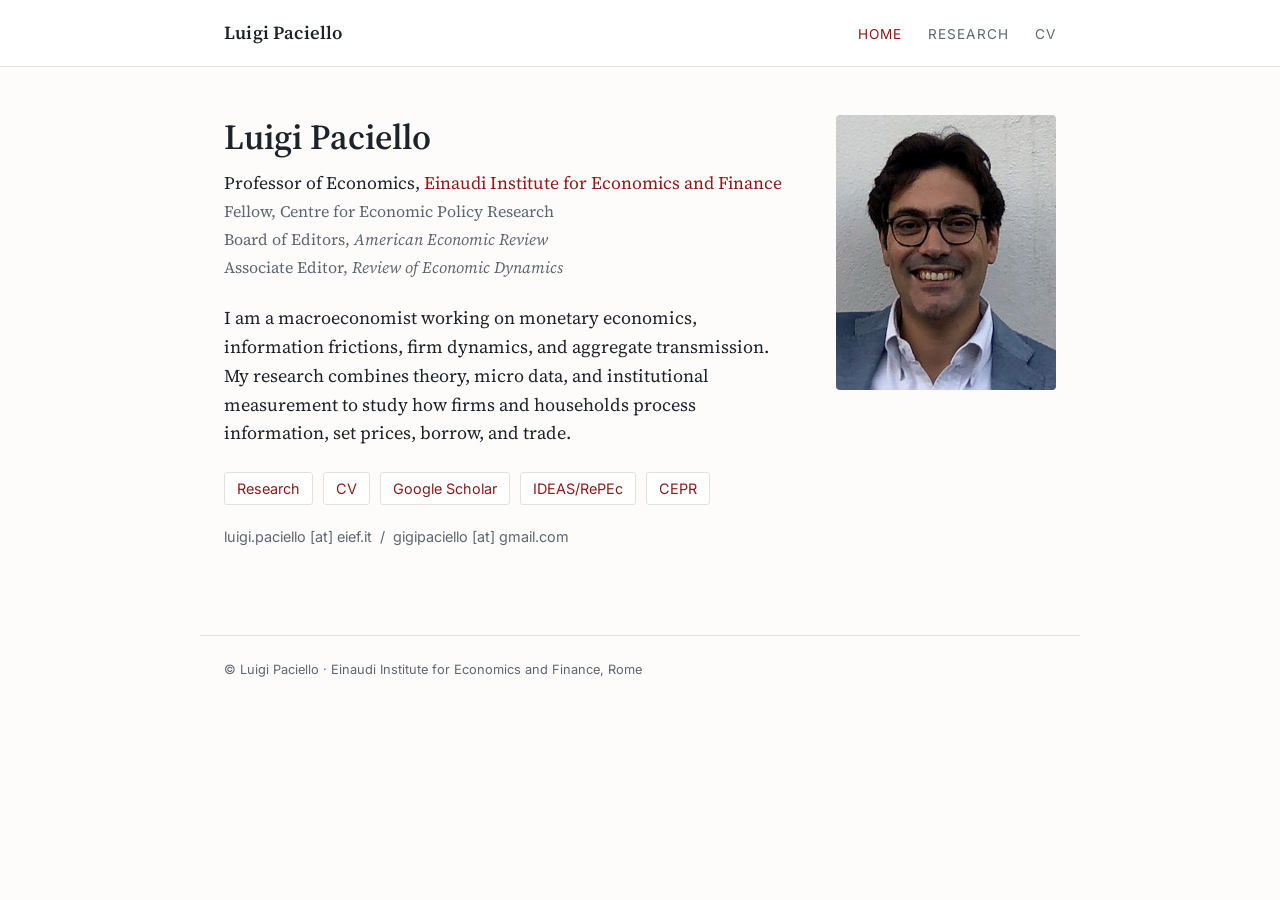
<file: index.html>
<!DOCTYPE html>
<html lang="en">
<head>
  <meta charset="utf-8">
  <meta name="viewport" content="width=device-width, initial-scale=1">
  <title>Luigi Paciello</title>
  <meta name="description" content="Luigi Paciello, Professor of Economics, Einaudi Institute for Economics and Finance (EIEF)">
  <link rel="preconnect" href="https://fonts.googleapis.com">
  <link rel="preconnect" href="https://fonts.gstatic.com" crossorigin>
  <link href="https://fonts.googleapis.com/css2?family=Inter:wght@400;600&amp;family=Source+Serif+4:ital,wght@0,400;0,600;1,400&amp;display=swap" rel="stylesheet">
  <link rel="stylesheet" href="style.css">
</head>
<body>
<header class="site">
  <div class="inner">
    <a class="name" href="index.html">Luigi Paciello</a>
    <nav>
      <a href="index.html" class="active">Home</a>
      <a href="research.html">Research</a>
      <a href="paciello_cv.pdf">CV</a>
    </nav>
  </div>
</header>
<main>
<div class="hero">
  <div>
    <h1>Luigi Paciello</h1>
    <ul class="roles">
      <li class="main">Professor of Economics, <a href="https://www.eief.it/eief/index.php/people/96-people/191-luigi-paciello">Einaudi Institute for Economics and Finance</a></li>
      <li>Fellow, Centre for Economic Policy Research</li>
      <li>Board of Editors, <i>American Economic Review</i></li>
      <li>Associate Editor, <i>Review of Economic Dynamics</i></li>
    </ul>
    <p class="bio">I am a macroeconomist working on monetary economics, information frictions, firm dynamics, and aggregate transmission. My research combines theory, micro data, and institutional measurement to study how firms and households process information, set prices, borrow, and trade.</p>
    <div class="links">
      <a href="research.html">Research</a>
      <a href="paciello_cv.pdf">CV</a>
      <a href="https://scholar.google.com/citations?hl=en&amp;user=Qxr2nc4AAAAJ">Google Scholar</a>
      <a href="https://ideas.repec.org/f/ppa391.html">IDEAS/RePEc</a>
      <a href="https://cepr.org/about/people/luigi-paciello">CEPR</a>
    </div>
    <p class="contact">luigi.paciello [at] eief.it &nbsp;/&nbsp; gigipaciello [at] gmail.com</p>
  </div>
  <img src="photo.jpg" alt="Luigi Paciello">
</div>
</main>
<footer>&copy; Luigi Paciello &middot; Einaudi Institute for Economics and Finance, Rome</footer>
</body>
</html>
</file>
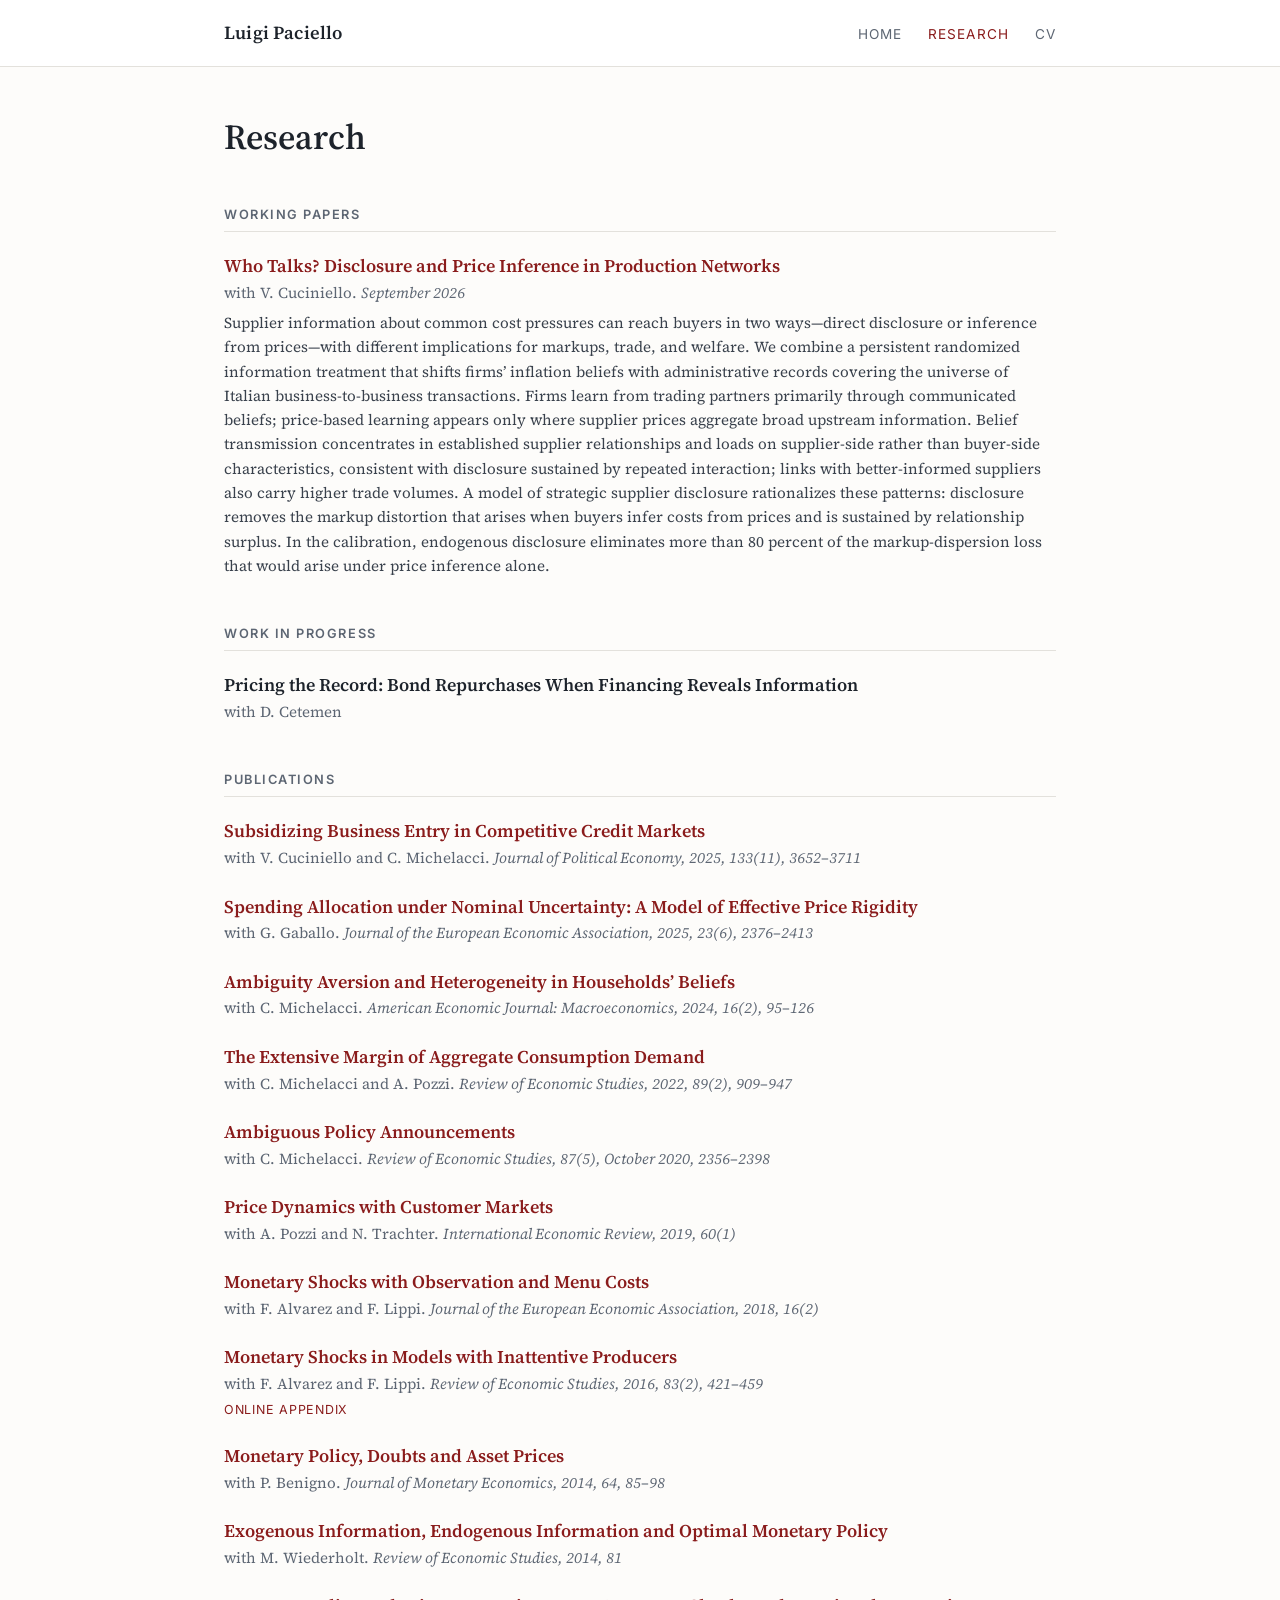
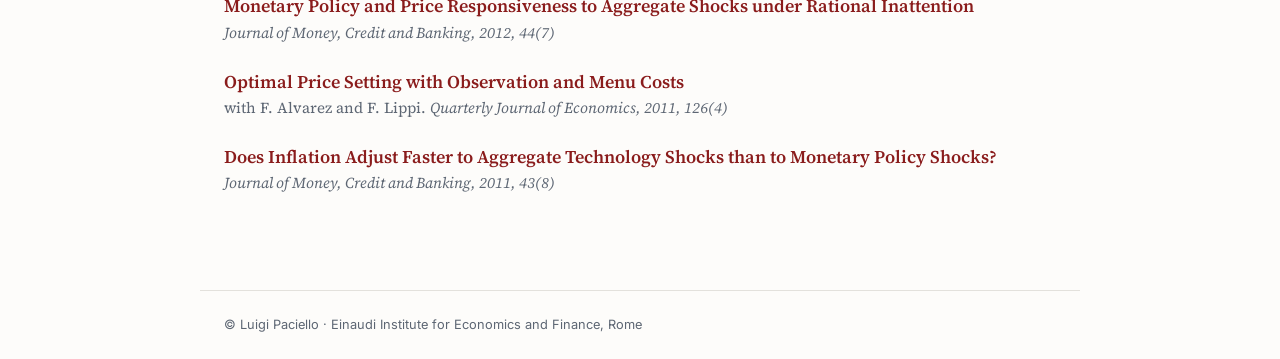
<file: research.html>
<!DOCTYPE html>
<html lang="en">
<head>
  <meta charset="utf-8">
  <meta name="viewport" content="width=device-width, initial-scale=1">
  <title>Research | Luigi Paciello</title>
  <meta name="description" content="Luigi Paciello, Professor of Economics, Einaudi Institute for Economics and Finance (EIEF)">
  <link rel="preconnect" href="https://fonts.googleapis.com">
  <link rel="preconnect" href="https://fonts.gstatic.com" crossorigin>
  <link href="https://fonts.googleapis.com/css2?family=Inter:wght@400;600&amp;family=Source+Serif+4:ital,wght@0,400;0,600;1,400&amp;display=swap" rel="stylesheet">
  <link rel="stylesheet" href="style.css">
</head>
<body>
<header class="site">
  <div class="inner">
    <a class="name" href="index.html">Luigi Paciello</a>
    <nav>
      <a href="index.html">Home</a>
      <a href="research.html" class="active">Research</a>
      <a href="paciello_cv.pdf">CV</a>
    </nav>
  </div>
</header>
<main>
<h1>Research</h1>
<h2>Working papers</h2>
<ul class="papers">
  <li>
    <div class="title"><a href="papers/cuciniello_paciello_who_talks.pdf">Who Talks? Disclosure and Price Inference in Production Networks</a></div>
    <div class="meta">with V. Cuciniello. <span class="venue">September 2026</span></div>
    <p class="abstract">Supplier information about common cost pressures can reach buyers in two ways&mdash;direct disclosure or inference from prices&mdash;with different implications for markups, trade, and welfare. We combine a persistent randomized information treatment that shifts firms&rsquo; inflation beliefs with administrative records covering the universe of Italian business-to-business transactions. Firms learn from trading partners primarily through communicated beliefs; price-based learning appears only where supplier prices aggregate broad upstream information. Belief transmission concentrates in established supplier relationships and loads on supplier-side rather than buyer-side characteristics, consistent with disclosure sustained by repeated interaction; links with better-informed suppliers also carry higher trade volumes. A model of strategic supplier disclosure rationalizes these patterns: disclosure removes the markup distortion that arises when buyers infer costs from prices and is sustained by relationship surplus. In the calibration, endogenous disclosure eliminates more than 80 percent of the markup-dispersion loss that would arise under price inference alone.</p>
  </li>
</ul>
<h2>Work in progress</h2>
<ul class="papers">
  <li>
    <div class="title">Pricing the Record: Bond Repurchases When Financing Reveals Information</div>
    <div class="meta">with D. Cetemen</div>
  </li>
</ul>
<h2>Publications</h2>
<ul class="papers">
  <li>
    <div class="title"><a href="https://doi.org/10.1086/737231">Subsidizing Business Entry in Competitive Credit Markets</a></div>
    <div class="meta">with V. Cuciniello and C. Michelacci. <span class="venue">Journal of Political Economy, 2025, 133(11), 3652&ndash;3711</span></div>
  </li>
  <li>
    <div class="title"><a href="https://doi.org/10.1093/jeea/jvaf024">Spending Allocation under Nominal Uncertainty: A Model of Effective Price Rigidity</a></div>
    <div class="meta">with G. Gaballo. <span class="venue">Journal of the European Economic Association, 2025, 23(6), 2376&ndash;2413</span></div>
  </li>
  <li>
    <div class="title"><a href="https://doi.org/10.1257/mac.20200141">Ambiguity Aversion and Heterogeneity in Households&rsquo; Beliefs</a></div>
    <div class="meta">with C. Michelacci. <span class="venue">American Economic Journal: Macroeconomics, 2024, 16(2), 95&ndash;126</span></div>
  </li>
  <li>
    <div class="title"><a href="https://doi.org/10.1093/restud/rdab041">The Extensive Margin of Aggregate Consumption Demand</a></div>
    <div class="meta">with C. Michelacci and A. Pozzi. <span class="venue">Review of Economic Studies, 2022, 89(2), 909&ndash;947</span></div>
  </li>
  <li>
    <div class="title"><a href="https://doi.org/10.1093/restud/rdz062">Ambiguous Policy Announcements</a></div>
    <div class="meta">with C. Michelacci. <span class="venue">Review of Economic Studies, 87(5), October 2020, 2356&ndash;2398</span></div>
  </li>
  <li>
    <div class="title"><a href="https://doi.org/10.1111/iere.12358">Price Dynamics with Customer Markets</a></div>
    <div class="meta">with A. Pozzi and N. Trachter. <span class="venue">International Economic Review, 2019, 60(1)</span></div>
  </li>
  <li>
    <div class="title"><a href="https://doi.org/10.1093/jeea/jvx013">Monetary Shocks with Observation and Menu Costs</a></div>
    <div class="meta">with F. Alvarez and F. Lippi. <span class="venue">Journal of the European Economic Association, 2018, 16(2)</span></div>
  </li>
  <li>
    <div class="title"><a href="https://doi.org/10.1093/restud/rdv050">Monetary Shocks in Models with Inattentive Producers</a></div>
    <div class="meta">with F. Alvarez and F. Lippi. <span class="venue">Review of Economic Studies, 2016, 83(2), 421&ndash;459</span></div>
    <div class="tags"><a href="https://academic.oup.com/restud/article/83/2/421/2461283#supplementary-data">Online appendix</a></div>
  </li>
  <li>
    <div class="title"><a href="https://doi.org/10.1016/j.jmoneco.2014.02.004">Monetary Policy, Doubts and Asset Prices</a></div>
    <div class="meta">with P. Benigno. <span class="venue">Journal of Monetary Economics, 2014, 64, 85&ndash;98</span></div>
  </li>
  <li>
    <div class="title"><a href="https://doi.org/10.1093/restud/rdt024">Exogenous Information, Endogenous Information and Optimal Monetary Policy</a></div>
    <div class="meta">with M. Wiederholt. <span class="venue">Review of Economic Studies, 2014, 81</span></div>
  </li>
  <li>
    <div class="title"><a href="https://doi.org/10.1111/j.1538-4616.2012.00536.x">Monetary Policy and Price Responsiveness to Aggregate Shocks under Rational Inattention</a></div>
    <div class="meta"><span class="venue">Journal of Money, Credit and Banking, 2012, 44(7)</span></div>
  </li>
  <li>
    <div class="title"><a href="https://doi.org/10.1093/qje/qjr043">Optimal Price Setting with Observation and Menu Costs</a></div>
    <div class="meta">with F. Alvarez and F. Lippi. <span class="venue">Quarterly Journal of Economics, 2011, 126(4)</span></div>
  </li>
  <li>
    <div class="title"><a href="https://doi.org/10.1111/j.1538-4616.2011.00462.x">Does Inflation Adjust Faster to Aggregate Technology Shocks than to Monetary Policy Shocks?</a></div>
    <div class="meta"><span class="venue">Journal of Money, Credit and Banking, 2011, 43(8)</span></div>
  </li>
</ul>
</main>
<footer>&copy; Luigi Paciello &middot; Einaudi Institute for Economics and Finance, Rome</footer>
</body>
</html>
</file>
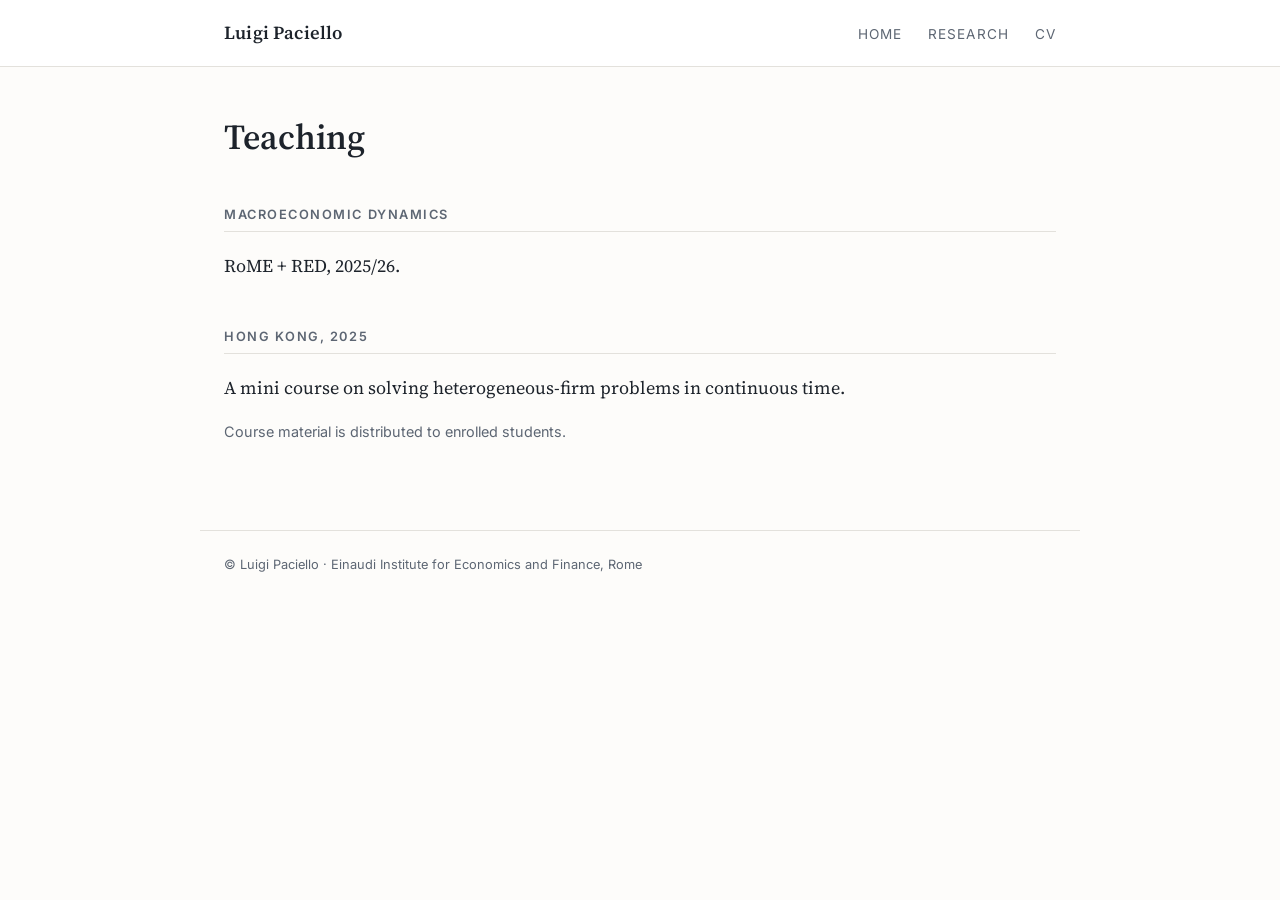
<file: teaching.html>
<!DOCTYPE html>
<html lang="en">
<head>
  <meta charset="utf-8">
  <meta name="robots" content="noindex">
  <meta name="viewport" content="width=device-width, initial-scale=1">
  <title>Teaching | Luigi Paciello</title>
  <meta name="description" content="Luigi Paciello, Professor of Economics, Einaudi Institute for Economics and Finance (EIEF)">
  <link rel="preconnect" href="https://fonts.googleapis.com">
  <link rel="preconnect" href="https://fonts.gstatic.com" crossorigin>
  <link href="https://fonts.googleapis.com/css2?family=Inter:wght@400;600&amp;family=Source+Serif+4:ital,wght@0,400;0,600;1,400&amp;display=swap" rel="stylesheet">
  <link rel="stylesheet" href="style.css">
</head>
<body>
<header class="site">
  <div class="inner">
    <a class="name" href="index.html">Luigi Paciello</a>
    <nav>
      <a href="index.html">Home</a>
      <a href="research.html">Research</a>
      <a href="paciello_cv.pdf">CV</a>
    </nav>
  </div>
</header>
<main>
<h1>Teaching</h1>

<h2>Macroeconomic Dynamics</h2>
<p>RoME + RED, 2025/26.</p>

<h2>Hong Kong, 2025</h2>
<p>A mini course on solving heterogeneous-firm problems in continuous time.</p>

<p class="contact">Course material is distributed to enrolled students.</p>
</main>
<footer>&copy; Luigi Paciello &middot; Einaudi Institute for Economics and Finance, Rome</footer>
</body>
</html>
</file>
<file: style.css>
:root {
  --ink: #1d232b;
  --muted: #5d6673;
  --rule: #e3e1dc;
  --accent: #8a1c1c;
  --bg: #fdfcfa;
  --serif: "Source Serif 4", Georgia, "Times New Roman", serif;
  --sans: "Inter", -apple-system, BlinkMacSystemFont, "Segoe UI", Helvetica, Arial, sans-serif;
}

* { box-sizing: border-box; }

html { -webkit-text-size-adjust: 100%; }

body {
  margin: 0;
  background: var(--bg);
  color: var(--ink);
  font-family: var(--serif);
  font-size: 18px;
  line-height: 1.6;
}

a { color: var(--accent); text-decoration: none; }
a:hover { text-decoration: underline; text-underline-offset: 3px; }

/* ---------- header / nav ---------- */
header.site {
  border-bottom: 1px solid var(--rule);
  background: #fff;
}
header.site .inner {
  max-width: 880px;
  margin: 0 auto;
  padding: 18px 24px;
  display: flex;
  align-items: baseline;
  justify-content: space-between;
  gap: 16px;
  flex-wrap: wrap;
}
header.site .name {
  font-size: 1.15rem;
  font-weight: 600;
  color: var(--ink);
  letter-spacing: .01em;
}
header.site nav a {
  font-family: var(--sans);
  font-size: .85rem;
  text-transform: uppercase;
  letter-spacing: .08em;
  color: var(--muted);
  margin-left: 22px;
}
header.site nav a:first-child { margin-left: 0; }
header.site nav a.active,
header.site nav a:hover { color: var(--accent); text-decoration: none; }

/* ---------- layout ---------- */
main {
  max-width: 880px;
  margin: 0 auto;
  padding: 48px 24px 72px;
}

h1, h2, h3 { font-weight: 600; line-height: 1.25; }
h1 { font-size: 2.2rem; margin: 0 0 .3em; }
h2 {
  font-family: var(--sans);
  font-size: .8rem;
  text-transform: uppercase;
  letter-spacing: .12em;
  color: var(--muted);
  border-bottom: 1px solid var(--rule);
  padding-bottom: 8px;
  margin: 48px 0 20px;
}
h3 { font-size: 1.15rem; margin: 32px 0 8px; }

/* ---------- home ---------- */
.hero {
  display: grid;
  grid-template-columns: 1fr 220px;
  gap: 48px;
  align-items: start;
}
.hero img {
  width: 220px;
  border-radius: 4px;
  display: block;
}
.roles {
  list-style: none;
  padding: 0;
  margin: 0 0 24px;
  color: var(--muted);
  font-size: 1rem;
}
.roles li { margin: 2px 0; }
.roles .main { color: var(--ink); font-size: 1.1rem; }
.bio { margin: 0 0 24px; }

.links {
  font-family: var(--sans);
  font-size: .9rem;
  display: flex;
  flex-wrap: wrap;
  gap: 8px 10px;
  margin: 0 0 20px;
}
.links a {
  border: 1px solid var(--rule);
  border-radius: 3px;
  padding: 4px 12px;
  background: #fff;
}
.links a:hover { border-color: var(--accent); text-decoration: none; }
.contact { font-family: var(--sans); font-size: .9rem; color: var(--muted); }

/* ---------- papers ---------- */
.papers { list-style: none; padding: 0; margin: 0; }
.papers li { margin: 0 0 22px; }
.papers .title { font-weight: 600; }
.papers .meta { color: var(--muted); font-size: .95rem; }
.papers .venue { font-style: italic; }
.papers .abstract { font-size: .95rem; margin: 6px 0 0; color: #39414c; }
.papers .tags {
  font-family: var(--sans);
  font-size: .78rem;
  margin-top: 4px;
}
.papers .tags a { margin-right: 14px; text-transform: uppercase; letter-spacing: .06em; }
.status {
  font-family: var(--sans);
  font-size: .72rem;
  text-transform: uppercase;
  letter-spacing: .06em;
  color: var(--muted);
  border: 1px solid var(--rule);
  border-radius: 3px;
  padding: 1px 6px;
  margin-left: 6px;
  white-space: nowrap;
}

/* ---------- teaching ---------- */
table.hw { border-collapse: collapse; width: 100%; font-size: .95rem; }
table.hw th, table.hw td {
  text-align: left;
  padding: 8px 10px;
  border-bottom: 1px solid var(--rule);
  vertical-align: top;
}
table.hw th {
  font-family: var(--sans);
  font-size: .75rem;
  text-transform: uppercase;
  letter-spacing: .08em;
  color: var(--muted);
  font-weight: 600;
}
table.hw td a { margin-right: 12px; }
.course-sub { color: var(--muted); margin-top: -4px; }

footer {
  max-width: 880px;
  margin: 0 auto;
  padding: 24px;
  border-top: 1px solid var(--rule);
  font-family: var(--sans);
  font-size: .8rem;
  color: var(--muted);
}

@media (max-width: 680px) {
  body { font-size: 17px; }
  .hero { grid-template-columns: 1fr; gap: 24px; }
  .hero img { width: 160px; order: -1; }
  h1 { font-size: 1.8rem; }
  header.site nav a { margin-left: 14px; }
  main { padding-top: 32px; }
}
</file>
